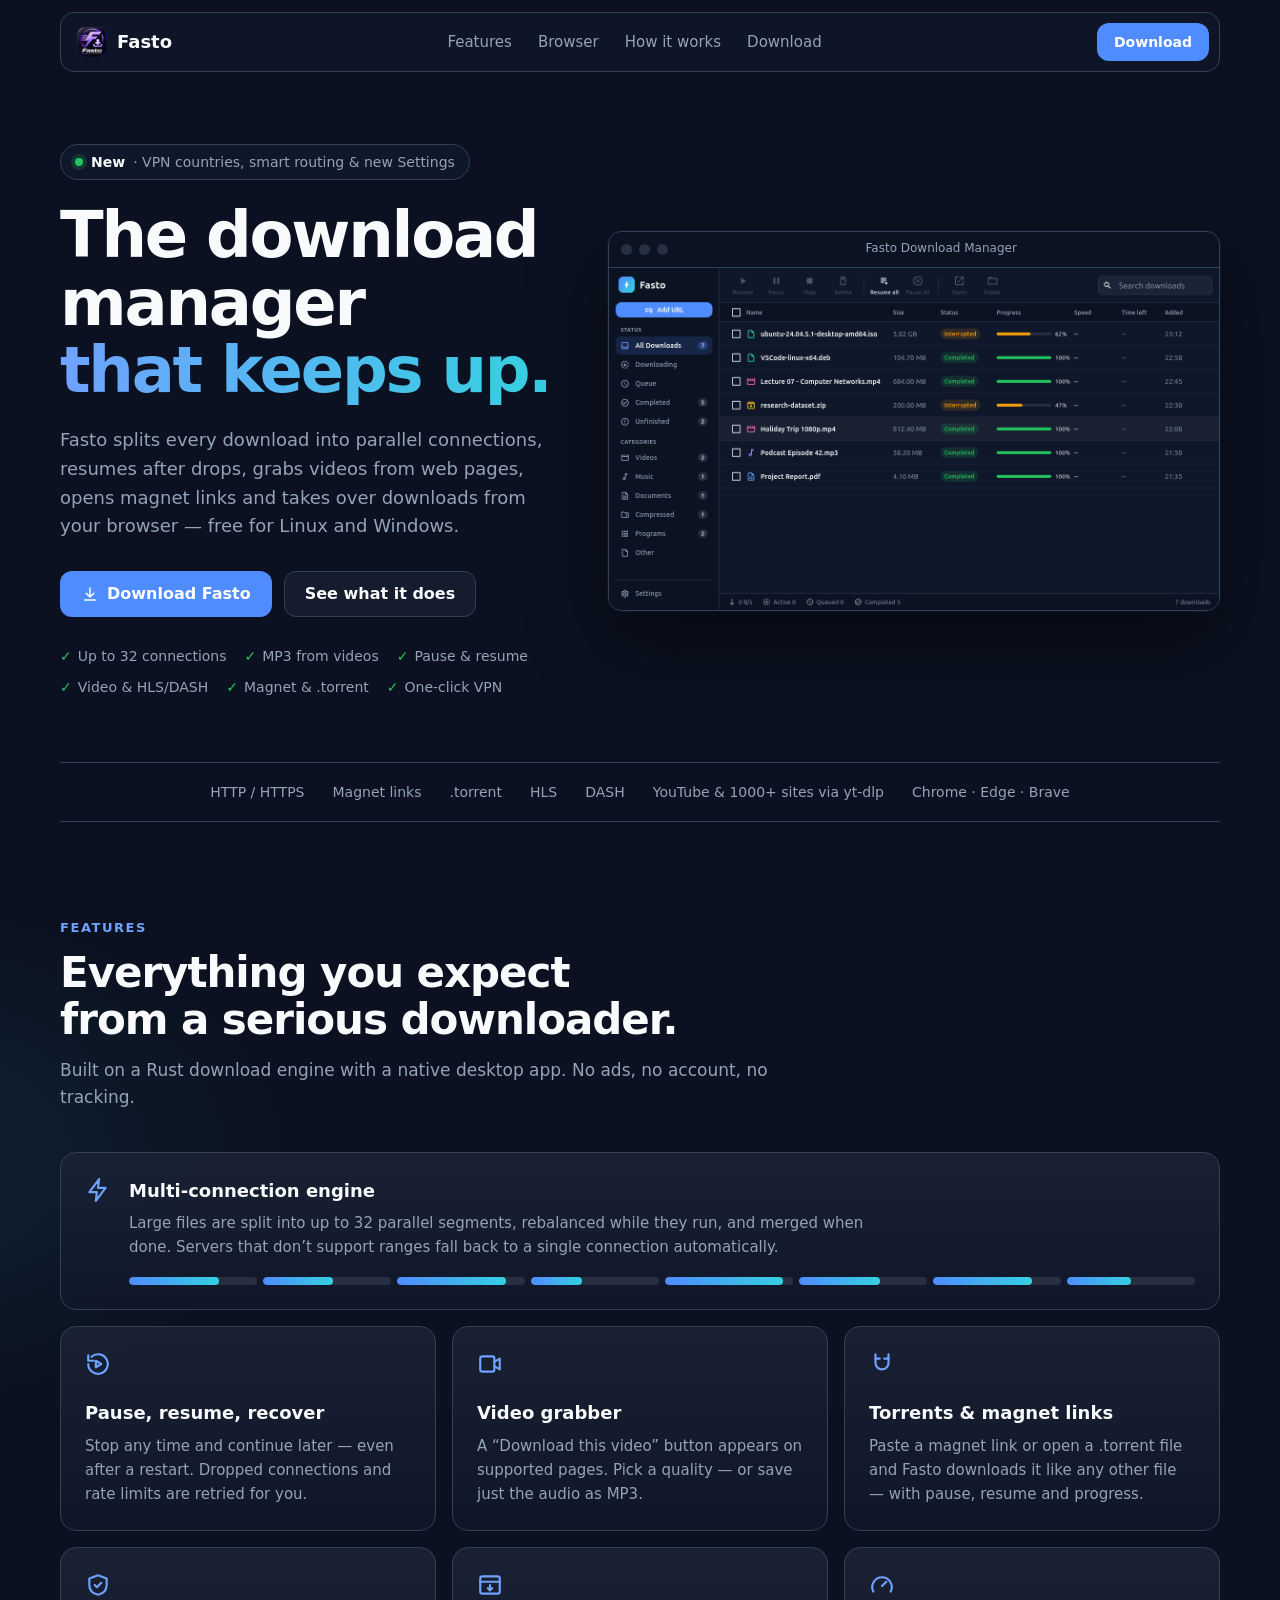
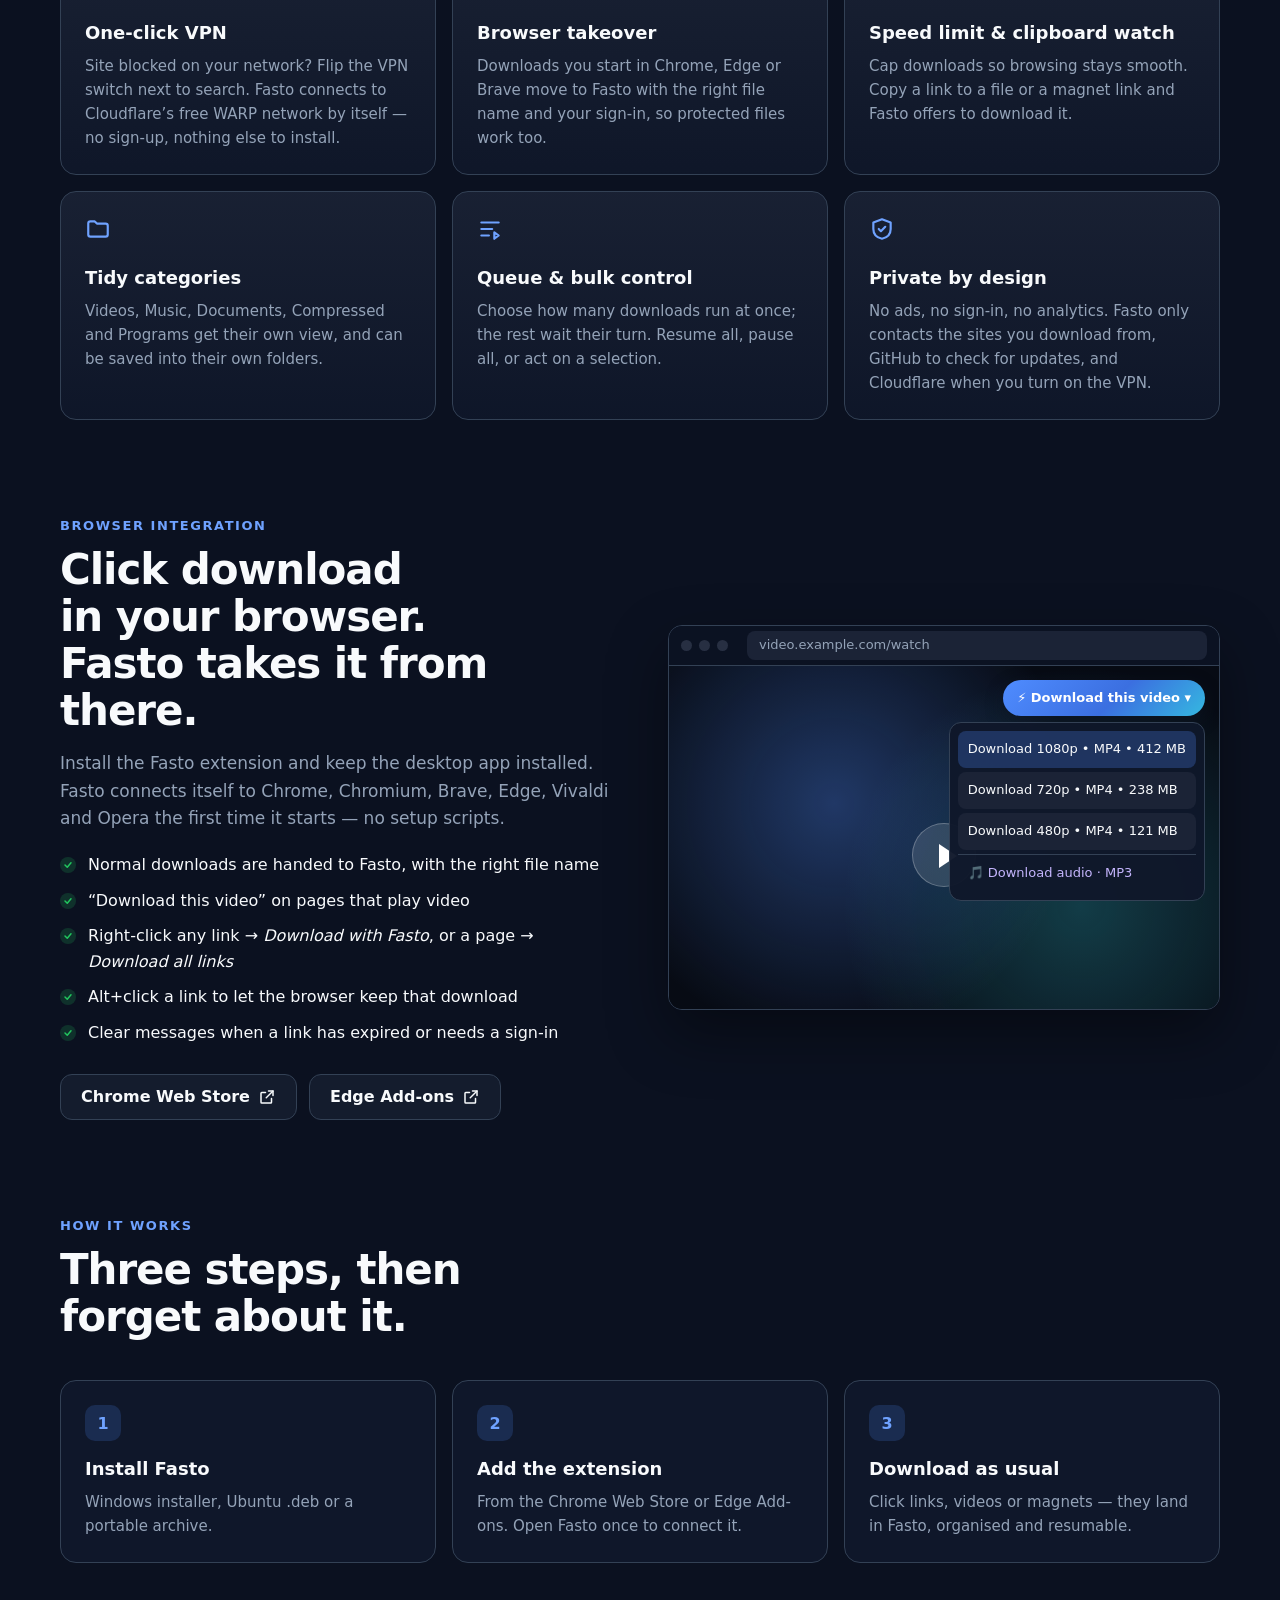
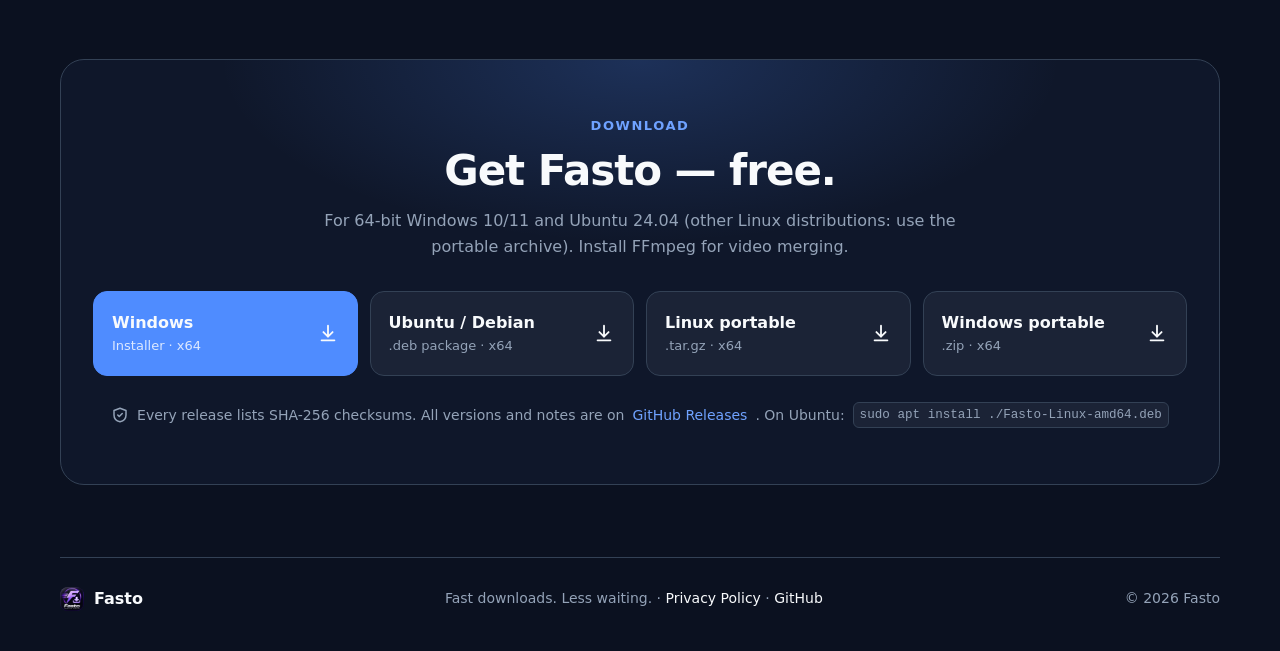
<file: index.html>
<!doctype html>
<html lang="en">
<head>
  <meta charset="utf-8">
  <meta name="viewport" content="width=device-width,initial-scale=1">
  <meta name="description" content="Fasto is a free, fast download manager for Linux and Windows: multi-connection downloads, pause and resume, video grabbing, torrents and browser integration.">
  <meta name="theme-color" content="#0f172a">
  <meta property="og:title" content="Fasto — Download Manager for Linux &amp; Windows">
  <meta property="og:description" content="Multi-connection downloads, pause and resume, video grabber, torrents and browser integration.">
  <meta property="og:image" content="assets/screenshot.png">
  <title>Fasto — Download Manager for Linux &amp; Windows</title>
  <link rel="icon" href="assets/fasto_icon.png">
  <link rel="stylesheet" href="assets/styles.css">
</head>

<body>
  <svg width="0" height="0" style="position:absolute" aria-hidden="true">
    <symbol id="i-bolt" viewBox="0 0 24 24"><path d="M13 2 4 14h7l-1 8 9-12h-7l1-8z"/></symbol>
    <symbol id="i-layers" viewBox="0 0 24 24"><path d="m12 3 9 5-9 5-9-5 9-5z"/><path d="m3 13 9 5 9-5"/></symbol>
    <symbol id="i-resume" viewBox="0 0 24 24"><path d="M3 12a9 9 0 1 0 3-6.7"/><path d="M3 4v5h5"/><path d="m10 9 5 3-5 3z"/></symbol>
    <symbol id="i-video" viewBox="0 0 24 24"><rect x="3" y="5" width="13" height="14" rx="2"/><path d="m16 10 5-3v10l-5-3"/></symbol>
    <symbol id="i-magnet" viewBox="0 0 24 24"><path d="M6 3v8a6 6 0 0 0 12 0V3"/><path d="M6 7h4M14 7h4"/></symbol>
    <symbol id="i-browser" viewBox="0 0 24 24"><rect x="3" y="4" width="18" height="16" rx="2"/><path d="M3 9h18"/><path d="M12 12v5m-2-2 2 2 2-2"/></symbol>
    <symbol id="i-gauge" viewBox="0 0 24 24"><path d="M4 18a9 9 0 1 1 16 0"/><path d="m12 13 4-4"/></symbol>
    <symbol id="i-clip" viewBox="0 0 24 24"><rect x="7" y="4" width="10" height="17" rx="2"/><path d="M9 4V3h6v1"/><path d="M10 11h4M10 15h4"/></symbol>
    <symbol id="i-folder" viewBox="0 0 24 24"><path d="M3 7a2 2 0 0 1 2-2h4l2 2h8a2 2 0 0 1 2 2v8a2 2 0 0 1-2 2H5a2 2 0 0 1-2-2z"/></symbol>
    <symbol id="i-queue" viewBox="0 0 24 24"><path d="M4 6h16M4 12h10M4 18h7"/><path d="m16 15 4 3-4 3z"/></symbol>
    <symbol id="i-shield" viewBox="0 0 24 24"><path d="M12 3 4 6v6c0 5 3.5 8 8 9 4.5-1 8-4 8-9V6z"/><path d="m9 12 2 2 4-4"/></symbol>
    <symbol id="i-down" viewBox="0 0 24 24"><path d="M12 4v12m-5-5 5 5 5-5"/><path d="M5 20h14"/></symbol>
    <symbol id="i-out" viewBox="0 0 24 24"><path d="M14 4h6v6"/><path d="M20 4 11 13"/><path d="M18 14v5a1 1 0 0 1-1 1H5a1 1 0 0 1-1-1V7a1 1 0 0 1 1-1h5"/></symbol>
  </svg>

  <header class="nav">
    <a class="brand" href="#top" aria-label="Fasto home">
      <img src="assets/fasto_icon.png" alt="" width="30" height="30">
      <span>Fasto</span>
    </a>

    <nav aria-label="Sections">
      <a href="#features">Features</a>
      <a href="#browser">Browser</a>
      <a href="#how">How it works</a>
      <a href="#download">Download</a>
    </nav>

    <a class="btn btn-primary btn-small" href="#download">Download</a>
  </header>

  <main id="top">
    <section class="hero">
      <div class="hero-copy">
        <p class="badge"><span class="dot"></span><span id="hero-version">New</span> · VPN countries, smart routing &amp; new Settings</p>

        <h1>The download manager<br><span class="accent">that keeps up.</span></h1>

        <p class="lead">
          Fasto splits every download into parallel connections, resumes after
          drops, grabs videos from web pages, opens magnet links and takes over
          downloads from your browser — free for Linux and Windows.
        </p>

        <div class="actions">
          <a class="btn btn-primary" href="#download">
            <svg class="i"><use href="#i-down"/></svg>
            Download Fasto
          </a>
          <a class="btn btn-ghost" href="#features">See what it does</a>
        </div>

        <ul class="hero-points" aria-label="Highlights">
          <li>Up to 32 connections</li>
          <li>MP3 from videos</li>
          <li>Pause &amp; resume</li>
          <li>Video &amp; HLS/DASH</li>
          <li>Magnet &amp; .torrent</li>
          <li>One-click VPN</li>
        </ul>
      </div>

      <figure class="hero-shot">
        <div class="window">
          <div class="window-bar"><span></span><span></span><span></span><em>Fasto Download Manager</em></div>
          <img src="assets/screenshot.png" alt="The Fasto window: a sidebar with status and file categories, a toolbar with Resume, Pause, Stop and Delete, and a list of downloads with progress bars." width="1280" height="720">
        </div>
      </figure>
    </section>

    <section class="strip" aria-label="Supported">
      <span>HTTP / HTTPS</span><span>Magnet links</span><span>.torrent</span><span>HLS</span><span>DASH</span><span>YouTube &amp; 1000+ sites via yt-dlp</span><span>Chrome · Edge · Brave</span>
    </section>

    <section class="section" id="features">
      <header class="section-head">
        <p class="eyebrow">Features</p>
        <h2>Everything you expect from a serious downloader.</h2>
        <p>Built on a Rust download engine with a native desktop app. No ads, no account, no tracking.</p>
      </header>

      <div class="grid">
        <article class="card card-wide">
          <svg class="i i-lg"><use href="#i-bolt"/></svg>
          <h3>Multi-connection engine</h3>
          <p>Large files are split into up to 32 parallel segments, rebalanced while they run, and merged when done. Servers that don’t support ranges fall back to a single connection automatically.</p>
          <div class="segments" aria-hidden="true"><i></i><i></i><i></i><i></i><i></i><i></i><i></i><i></i></div>
        </article>

        <article class="card">
          <svg class="i i-lg"><use href="#i-resume"/></svg>
          <h3>Pause, resume, recover</h3>
          <p>Stop any time and continue later — even after a restart. Dropped connections and rate limits are retried for you.</p>
        </article>

        <article class="card">
          <svg class="i i-lg"><use href="#i-video"/></svg>
          <h3>Video grabber</h3>
          <p>A “Download this video” button appears on supported pages. Pick a quality — or save just the audio as MP3.</p>
        </article>

        <article class="card">
          <svg class="i i-lg"><use href="#i-magnet"/></svg>
          <h3>Torrents &amp; magnet links</h3>
          <p>Paste a magnet link or open a .torrent file and Fasto downloads it like any other file — with pause, resume and progress.</p>
        </article>

        <article class="card">
          <svg class="i i-lg"><use href="#i-shield"/></svg>
          <h3>One-click VPN</h3>
          <p>Site blocked on your network? Flip the VPN switch next to search. Fasto connects to Cloudflare’s free WARP network by itself — no sign-up, nothing else to install.</p>
        </article>

        <article class="card">
          <svg class="i i-lg"><use href="#i-browser"/></svg>
          <h3>Browser takeover</h3>
          <p>Downloads you start in Chrome, Edge or Brave move to Fasto with the right file name and your sign-in, so protected files work too.</p>
        </article>

        <article class="card">
          <svg class="i i-lg"><use href="#i-gauge"/></svg>
          <h3>Speed limit &amp; clipboard watch</h3>
          <p>Cap downloads so browsing stays smooth. Copy a link to a file or a magnet link and Fasto offers to download it.</p>
        </article>

        <article class="card">
          <svg class="i i-lg"><use href="#i-folder"/></svg>
          <h3>Tidy categories</h3>
          <p>Videos, Music, Documents, Compressed and Programs get their own view, and can be saved into their own folders.</p>
        </article>

        <article class="card">
          <svg class="i i-lg"><use href="#i-queue"/></svg>
          <h3>Queue &amp; bulk control</h3>
          <p>Choose how many downloads run at once; the rest wait their turn. Resume all, pause all, or act on a selection.</p>
        </article>

        <article class="card">
          <svg class="i i-lg"><use href="#i-shield"/></svg>
          <h3>Private by design</h3>
          <p>No ads, no sign-in, no analytics. Fasto only contacts the sites you download from, GitHub to check for updates, and Cloudflare when you turn on the VPN.</p>
        </article>
      </div>
    </section>

    <section class="section split" id="browser">
      <div class="split-copy">
        <p class="eyebrow">Browser integration</p>
        <h2>Click download in your browser.<br>Fasto takes it from there.</h2>
        <p>Install the Fasto extension and keep the desktop app installed. Fasto connects itself to Chrome, Chromium, Brave, Edge, Vivaldi and Opera the first time it starts — no setup scripts.</p>
        <ul class="checks">
          <li>Normal downloads are handed to Fasto, with the right file name</li>
          <li>“Download this video” on pages that play video</li>
          <li>Right-click any link → <em>Download with Fasto</em>, or a page → <em>Download all links</em></li>
          <li>Alt+click a link to let the browser keep that download</li>
          <li>Clear messages when a link has expired or needs a sign-in</li>
        </ul>
        <div class="actions">
          <a class="btn btn-ghost" href="https://chromewebstore.google.com/detail/nbpieehnohklopikjenojedfnpfnlnip" target="_blank" rel="noopener noreferrer">
            Chrome Web Store <svg class="i"><use href="#i-out"/></svg>
          </a>
          <a class="btn btn-ghost" href="https://microsoftedge.microsoft.com/addons/detail/bddofecekmcbaneoihhpnebiimcldjec" target="_blank" rel="noopener noreferrer">
            Edge Add-ons <svg class="i"><use href="#i-out"/></svg>
          </a>
        </div>
      </div>

      <div class="browser-demo" aria-hidden="true">
        <div class="demo-bar"><span></span><span></span><span></span><div class="demo-url">video.example.com/watch</div></div>
        <div class="demo-video">
          <div class="demo-play"></div>
          <div class="demo-grab">
            <strong>⚡ Download this video ▾</strong>
            <div class="demo-menu">
              <span>Download 1080p • MP4 • 412 MB</span>
              <span>Download 720p • MP4 • 238 MB</span>
              <span>Download 480p • MP4 • 121 MB</span>
              <span class="demo-audio">🎵 Download audio · MP3</span>
            </div>
          </div>
        </div>
      </div>
    </section>

    <section class="section" id="how">
      <header class="section-head">
        <p class="eyebrow">How it works</p>
        <h2>Three steps, then forget about it.</h2>
      </header>
      <ol class="steps">
        <li><span>1</span><h3>Install Fasto</h3><p>Windows installer, Ubuntu .deb or a portable archive.</p></li>
        <li><span>2</span><h3>Add the extension</h3><p>From the Chrome Web Store or Edge Add-ons. Open Fasto once to connect it.</p></li>
        <li><span>3</span><h3>Download as usual</h3><p>Click links, videos or magnets — they land in Fasto, organised and resumable.</p></li>
      </ol>
    </section>

    <section class="download" id="download">
      <p class="eyebrow" id="latest-version" data-repo="Tanzeel0Hussain/Fasto">Download</p>
      <h2>Get Fasto — free.</h2>
      <p>For 64-bit Windows 10/11 and Ubuntu 24.04 (other Linux distributions: use the portable archive). Install FFmpeg for video merging.</p>

      <div class="platforms">
        <a class="platform" href="https://github.com/Tanzeel0Hussain/Fasto/releases/latest/download/Fasto-Setup-v1.0.0.exe">
          <strong>Windows</strong><small>Installer · x64</small>
          <svg class="i"><use href="#i-down"/></svg>
        </a>
        <a class="platform" href="https://github.com/Tanzeel0Hussain/Fasto/releases/latest/download/Fasto-Linux-amd64.deb">
          <strong>Ubuntu / Debian</strong><small>.deb package · x64</small>
          <svg class="i"><use href="#i-down"/></svg>
        </a>
        <a class="platform" href="https://github.com/Tanzeel0Hussain/Fasto/releases/latest/download/Fasto-Linux-x86_64.tar.gz">
          <strong>Linux portable</strong><small>.tar.gz · x64</small>
          <svg class="i"><use href="#i-down"/></svg>
        </a>
        <a class="platform" href="https://github.com/Tanzeel0Hussain/Fasto/releases/latest/download/Fasto-Windows-x86_64.zip">
          <strong>Windows portable</strong><small>.zip · x64</small>
          <svg class="i"><use href="#i-down"/></svg>
        </a>
      </div>

      <p class="fine">
        <svg class="i"><use href="#i-shield"/></svg>
        Every release lists SHA-256 checksums. All versions and notes are on
        <a href="https://github.com/Tanzeel0Hussain/Fasto/releases">GitHub Releases</a>.
        On Ubuntu: <code>sudo apt install ./Fasto-Linux-amd64.deb</code>
      </p>
    </section>
  </main>

  <footer>
    <a class="brand" href="#top">
      <img src="assets/fasto_icon.png" alt="" width="24" height="24">
      <span>Fasto</span>
    </a>
    <p>Fast downloads. Less waiting. · <a href="privacy.html">Privacy Policy</a> · <a href="https://github.com/Tanzeel0Hussain/Fasto">GitHub</a></p>
    <span>© <span id="year"></span> Fasto</span>
  </footer>

  <script src="assets/app.js"></script>
</body>
</html>
</file>
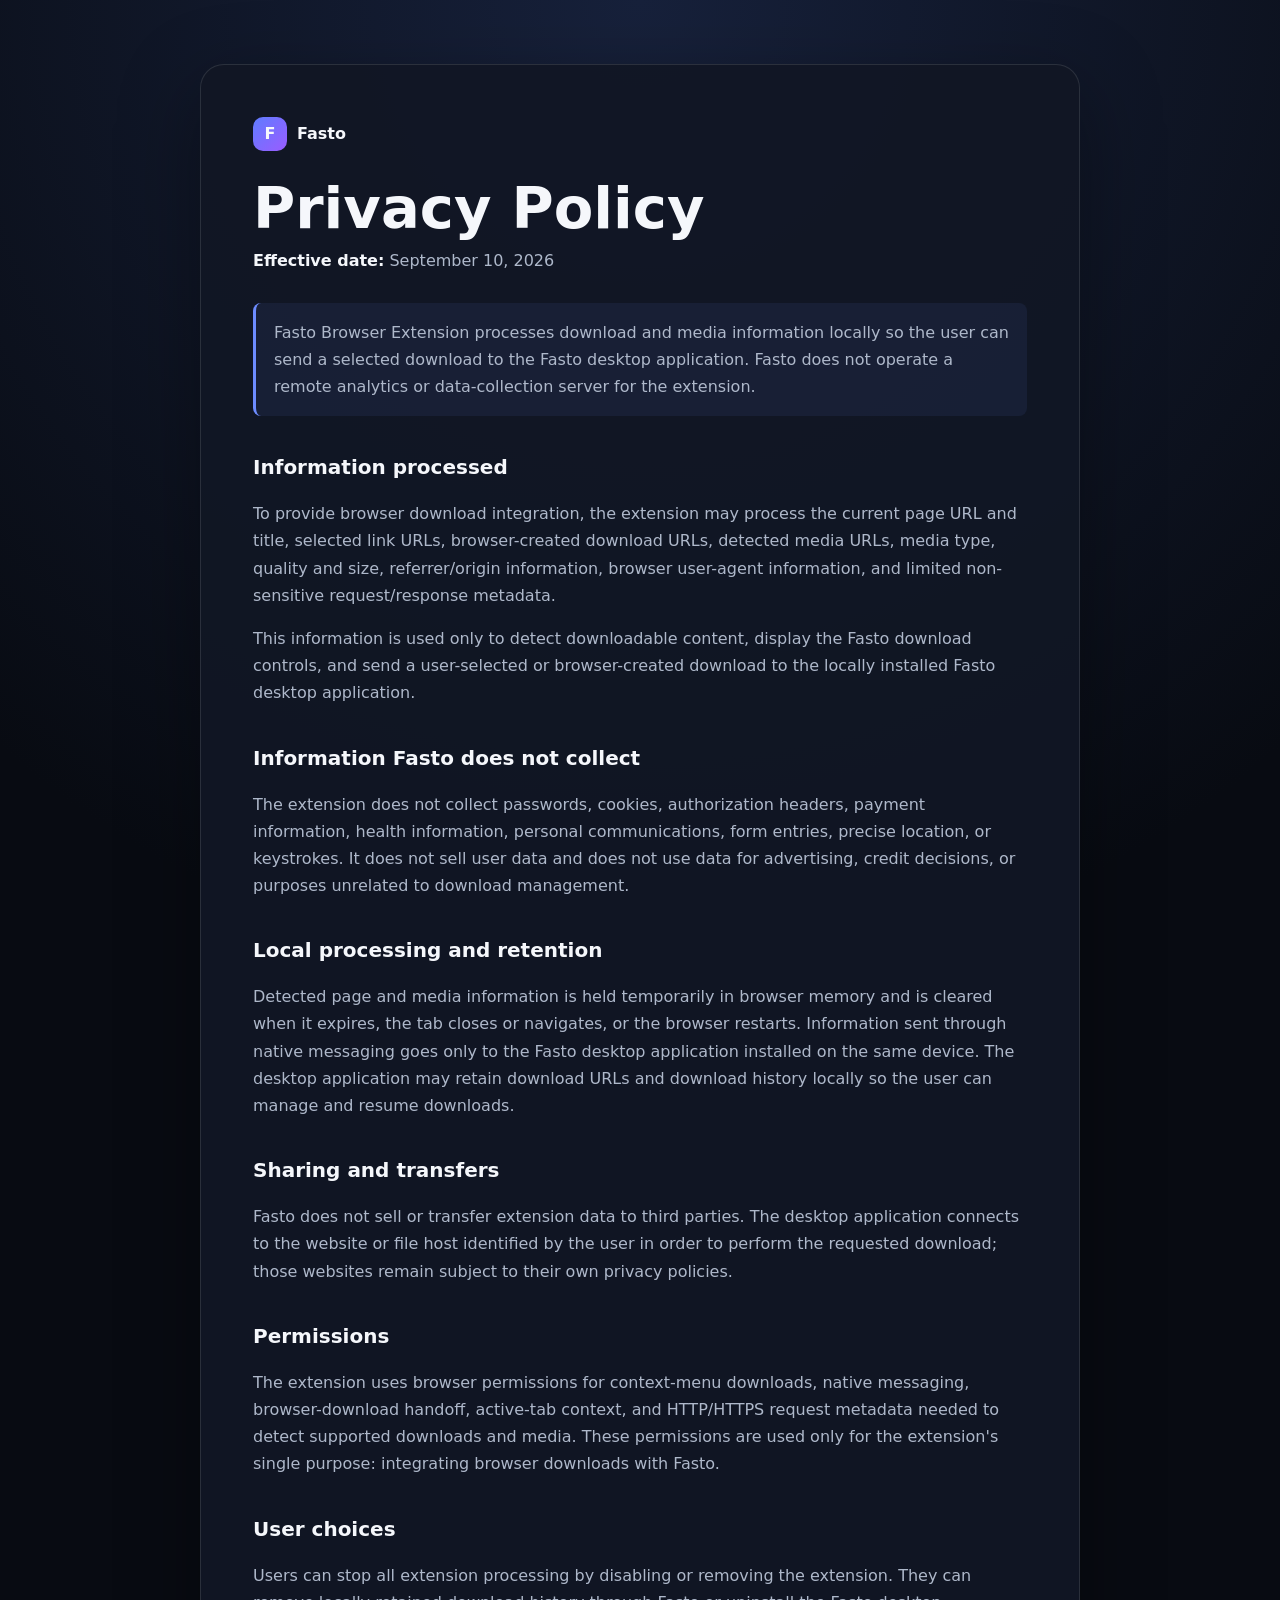
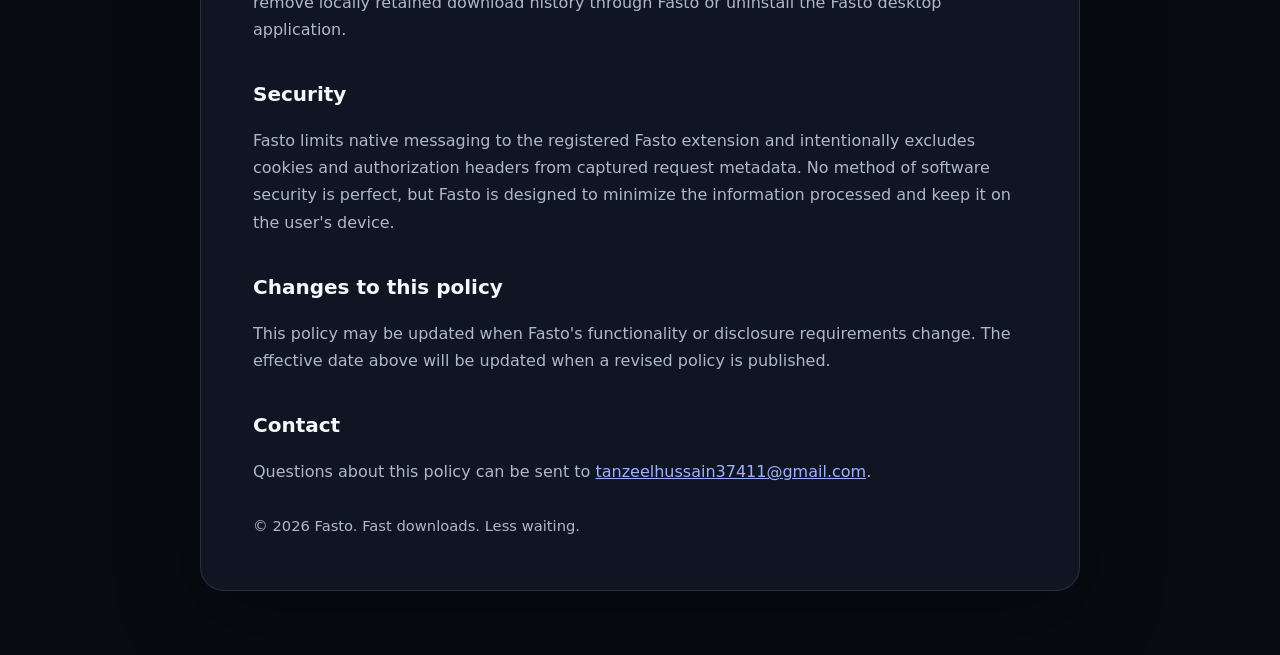
<file: privacy.html>
<!doctype html>
<html lang="en">
<head>
  <meta charset="utf-8">
  <meta name="viewport" content="width=device-width,initial-scale=1">
  <meta name="description" content="Privacy Policy for the Fasto Download Manager browser extension and desktop integration.">
  <title>Fasto Browser Extension — Privacy Policy</title>
  <style>
    :root {
      color-scheme: dark;
      --bg: #080b12;
      --panel: #111725;
      --text: #f5f7fb;
      --muted: #aeb8ca;
      --accent: #6d8cff;
      --border: rgba(255,255,255,.11);
    }
    * { box-sizing: border-box; }
    body {
      margin: 0;
      min-height: 100vh;
      background: radial-gradient(circle at top, #17213b 0, var(--bg) 42%);
      color: var(--text);
      font: 16px/1.7 system-ui, -apple-system, BlinkMacSystemFont, "Segoe UI", sans-serif;
    }
    main { width: min(880px, calc(100% - 32px)); margin: 0 auto; padding: 64px 0; }
    article { background: rgba(17,23,37,.94); border: 1px solid var(--border); border-radius: 24px; padding: clamp(24px, 5vw, 52px); box-shadow: 0 24px 80px rgba(0,0,0,.35); }
    .brand { display: inline-flex; gap: 10px; align-items: center; color: var(--text); text-decoration: none; font-weight: 750; }
    .mark { display: grid; place-items: center; width: 34px; height: 34px; border-radius: 10px; background: linear-gradient(135deg, #5f7cff, #9a5cff); }
    h1 { margin: 28px 0 8px; font-size: clamp(2rem, 6vw, 3.6rem); line-height: 1.05; }
    h2 { margin: 34px 0 8px; font-size: 1.25rem; }
    p, li { color: var(--muted); }
    strong { color: var(--text); }
    a { color: #9db2ff; }
    .updated { margin: 0 0 28px; }
    .note { padding: 16px 18px; border-left: 3px solid var(--accent); background: rgba(109,140,255,.08); border-radius: 8px; }
    footer { margin-top: 28px; color: var(--muted); font-size: .92rem; }
  </style>
</head>
<body>
  <main>
    <article>
      <a class="brand" href="./"><span class="mark">F</span><span>Fasto</span></a>
      <h1>Privacy Policy</h1>
      <p class="updated"><strong>Effective date:</strong> September 10, 2026</p>

      <p class="note">Fasto Browser Extension processes download and media information locally so the user can send a selected download to the Fasto desktop application. Fasto does not operate a remote analytics or data-collection server for the extension.</p>

      <h2>Information processed</h2>
      <p>To provide browser download integration, the extension may process the current page URL and title, selected link URLs, browser-created download URLs, detected media URLs, media type, quality and size, referrer/origin information, browser user-agent information, and limited non-sensitive request/response metadata.</p>
      <p>This information is used only to detect downloadable content, display the Fasto download controls, and send a user-selected or browser-created download to the locally installed Fasto desktop application.</p>

      <h2>Information Fasto does not collect</h2>
      <p>The extension does not collect passwords, cookies, authorization headers, payment information, health information, personal communications, form entries, precise location, or keystrokes. It does not sell user data and does not use data for advertising, credit decisions, or purposes unrelated to download management.</p>

      <h2>Local processing and retention</h2>
      <p>Detected page and media information is held temporarily in browser memory and is cleared when it expires, the tab closes or navigates, or the browser restarts. Information sent through native messaging goes only to the Fasto desktop application installed on the same device. The desktop application may retain download URLs and download history locally so the user can manage and resume downloads.</p>

      <h2>Sharing and transfers</h2>
      <p>Fasto does not sell or transfer extension data to third parties. The desktop application connects to the website or file host identified by the user in order to perform the requested download; those websites remain subject to their own privacy policies.</p>

      <h2>Permissions</h2>
      <p>The extension uses browser permissions for context-menu downloads, native messaging, browser-download handoff, active-tab context, and HTTP/HTTPS request metadata needed to detect supported downloads and media. These permissions are used only for the extension's single purpose: integrating browser downloads with Fasto.</p>

      <h2>User choices</h2>
      <p>Users can stop all extension processing by disabling or removing the extension. They can remove locally retained download history through Fasto or uninstall the Fasto desktop application.</p>

      <h2>Security</h2>
      <p>Fasto limits native messaging to the registered Fasto extension and intentionally excludes cookies and authorization headers from captured request metadata. No method of software security is perfect, but Fasto is designed to minimize the information processed and keep it on the user's device.</p>

      <h2>Changes to this policy</h2>
      <p>This policy may be updated when Fasto's functionality or disclosure requirements change. The effective date above will be updated when a revised policy is published.</p>

      <h2>Contact</h2>
      <p>Questions about this policy can be sent to <a href="mailto:tanzeelhussain37411@gmail.com">tanzeelhussain37411@gmail.com</a>.</p>

      <footer>© 2026 Fasto. Fast downloads. Less waiting.</footer>
    </article>
  </main>
</body>
</html>
</file>
<file: assets/styles.css>
:root {
  --bg: #0b1120;
  --bg-2: #0f172a;
  --surface: #1b2336;
  --surface-2: #272f42;
  --border: #334155;
  --text: #f8fafc;
  --muted: #94a3b8;
  --primary: #4f8cff;
  --primary-2: #6fa2ff;
  --accent: #35d0e0;
  --success: #22c55e;
  --radius: 16px;
  --max: 1160px;
}

* { box-sizing: border-box; }

html { scroll-behavior: smooth; }

body {
  margin: 0;
  color: var(--text);
  background:
    radial-gradient(900px 500px at 85% -10%, rgba(79,140,255,.18), transparent 60%),
    radial-gradient(700px 420px at -10% 30%, rgba(53,208,224,.10), transparent 60%),
    var(--bg);
  font-family: Inter, ui-sans-serif, system-ui, -apple-system, "Segoe UI", Roboto, sans-serif;
  font-size: 16px;
  line-height: 1.6;
  overflow-x: hidden;
}

a { color: inherit; text-decoration: none; }
img { max-width: 100%; height: auto; display: block; }
code {
  font-family: ui-monospace, SFMono-Regular, Menlo, monospace;
  font-size: .9em;
  padding: 2px 6px;
  border-radius: 6px;
  background: var(--surface);
  border: 1px solid var(--border);
}

.i {
  width: 18px;
  height: 18px;
  fill: none;
  stroke: currentColor;
  stroke-width: 2;
  stroke-linecap: round;
  stroke-linejoin: round;
  flex: none;
}

.i-lg { width: 26px; height: 26px; color: var(--primary-2); }

:focus-visible { outline: 2px solid var(--primary-2); outline-offset: 3px; border-radius: 8px; }

/* Navigation */

.nav {
  position: sticky;
  top: 12px;
  z-index: 50;
  width: min(var(--max), calc(100% - 32px));
  margin: 12px auto 0;
  height: 60px;
  padding: 0 10px 0 16px;
  display: flex;
  align-items: center;
  justify-content: space-between;
  gap: 16px;
  border: 1px solid var(--border);
  border-radius: 14px;
  background: rgba(15,23,42,.8);
  backdrop-filter: blur(16px);
}

.brand { display: flex; align-items: center; gap: 10px; font-weight: 700; font-size: 18px; }
.brand img { border-radius: 8px; }

.nav nav { display: flex; gap: 26px; color: var(--muted); font-size: 15px; }
.nav nav a { transition: color .2s; }
.nav nav a:hover { color: var(--text); }

/* Buttons */

.btn {
  display: inline-flex;
  align-items: center;
  justify-content: center;
  gap: 8px;
  min-height: 46px;
  padding: 0 20px;
  border-radius: 12px;
  font-weight: 600;
  border: 1px solid transparent;
  transition: background .2s, border-color .2s, transform .2s;
  cursor: pointer;
}

.btn:hover { transform: translateY(-1px); }

.btn-primary { background: var(--primary); color: #fff; }
.btn-primary:hover { background: var(--primary-2); }

.btn-ghost { border-color: var(--border); background: rgba(27,35,54,.6); }
.btn-ghost:hover { border-color: var(--primary); }

.btn-small { min-height: 38px; padding: 0 16px; font-size: 14px; }

/* Hero */

.hero {
  width: min(var(--max), calc(100% - 32px));
  margin: 0 auto;
  padding: 72px 0 40px;
  display: grid;
  grid-template-columns: minmax(0, .9fr) minmax(0, 1.1fr);
  gap: 48px;
  align-items: center;
}

.badge {
  display: inline-flex;
  align-items: center;
  gap: 8px;
  margin: 0 0 22px;
  padding: 6px 14px;
  border: 1px solid var(--border);
  border-radius: 999px;
  background: var(--bg-2);
  color: var(--muted);
  font-size: 14px;
}

.badge .dot {
  width: 8px;
  height: 8px;
  border-radius: 50%;
  background: var(--success);
  box-shadow: 0 0 0 4px rgba(34,197,94,.18);
}

#hero-version { color: var(--text); font-weight: 600; }

h1 {
  margin: 0;
  font-size: clamp(40px, 5.4vw, 64px);
  line-height: 1.05;
  letter-spacing: -.035em;
}

.accent {
  background: linear-gradient(90deg, var(--primary-2), var(--accent));
  -webkit-background-clip: text;
  background-clip: text;
  color: transparent;
}

.lead { margin: 22px 0 30px; color: var(--muted); font-size: 18px; max-width: 34em; }

.actions { display: flex; flex-wrap: wrap; gap: 12px; }

.hero-points {
  list-style: none;
  padding: 0;
  margin: 28px 0 0;
  display: flex;
  flex-wrap: wrap;
  gap: 8px 18px;
  color: var(--muted);
  font-size: 14px;
}

.hero-points li::before { content: "✓"; color: var(--success); margin-right: 6px; font-weight: 700; }

.hero-shot { margin: 0; }

.window {
  border: 1px solid var(--border);
  border-radius: 14px;
  overflow: hidden;
  background: var(--bg-2);
  box-shadow: 0 30px 80px rgba(0,0,0,.45), 0 0 0 1px rgba(79,140,255,.08);
}

.window-bar {
  height: 36px;
  display: flex;
  align-items: center;
  gap: 7px;
  padding: 0 12px;
  border-bottom: 1px solid var(--border);
  background: #0b1222;
}

.window-bar span { width: 11px; height: 11px; border-radius: 50%; background: var(--surface-2); }
.window-bar em { margin-left: auto; margin-right: auto; font-style: normal; font-size: 12px; color: var(--muted); }

/* Strip */

.strip {
  width: min(var(--max), calc(100% - 32px));
  margin: 24px auto 0;
  padding: 18px 0;
  display: flex;
  flex-wrap: wrap;
  justify-content: center;
  gap: 10px 28px;
  color: var(--muted);
  font-size: 14px;
  border-top: 1px solid var(--border);
  border-bottom: 1px solid var(--border);
}

/* Sections */

.section {
  width: min(var(--max), calc(100% - 32px));
  margin: 0 auto;
  padding: 96px 0 0;
}

.section-head { max-width: 760px; margin-bottom: 40px; }
h1, h2 { text-wrap: balance; }

.eyebrow {
  margin: 0 0 10px;
  color: var(--primary-2);
  font-size: 13px;
  font-weight: 700;
  letter-spacing: .12em;
  text-transform: uppercase;
}

h2 { margin: 0; font-size: clamp(30px, 3.6vw, 42px); line-height: 1.12; letter-spacing: -.025em; }
.section-head p:not(.eyebrow) { color: var(--muted); font-size: 17px; margin: 14px 0 0; }

.grid { display: grid; grid-template-columns: repeat(3, minmax(0, 1fr)); gap: 16px; }

.card {
  padding: 24px;
  border: 1px solid var(--border);
  border-radius: var(--radius);
  background: linear-gradient(180deg, rgba(27,35,54,.85), rgba(15,23,42,.85));
  transition: border-color .2s, transform .2s;
}

.card:hover { border-color: rgba(79,140,255,.6); transform: translateY(-2px); }
.card h3 { margin: 14px 0 6px; font-size: 18px; }
.card p { margin: 0; color: var(--muted); font-size: 15px; }

.card-wide { grid-column: span 3; display: grid; grid-template-columns: auto 1fr; column-gap: 18px; align-items: start; }
.card-wide h3 { margin-top: 0; }
.card-wide .i-lg { grid-row: span 2; }
.card-wide p { max-width: 52em; }

.segments { grid-column: 2; display: grid; grid-template-columns: repeat(8, 1fr); gap: 6px; margin-top: 18px; }
.segments i { height: 8px; border-radius: 4px; background: var(--surface-2); position: relative; overflow: hidden; }
.segments i::after {
  content: "";
  position: absolute;
  inset: 0;
  width: var(--w, 70%);
  background: linear-gradient(90deg, var(--primary), var(--accent));
  border-radius: inherit;
  animation: fill 3.2s ease-in-out infinite alternate;
}
.segments i:nth-child(2)::after { --w: 55%; animation-delay: -.6s; }
.segments i:nth-child(3)::after { --w: 85%; animation-delay: -1.1s; }
.segments i:nth-child(4)::after { --w: 40%; animation-delay: -1.7s; }
.segments i:nth-child(5)::after { --w: 92%; animation-delay: -.3s; }
.segments i:nth-child(6)::after { --w: 63%; animation-delay: -2.2s; }
.segments i:nth-child(7)::after { --w: 77%; animation-delay: -1.4s; }
.segments i:nth-child(8)::after { --w: 50%; animation-delay: -2.6s; }

@keyframes fill { from { transform: scaleX(.35); transform-origin: left; } to { transform: scaleX(1); transform-origin: left; } }

/* Browser section */

.split { display: grid; grid-template-columns: minmax(0, 1fr) minmax(0, 1fr); gap: 56px; align-items: center; }
.split-copy > p:not(.eyebrow) { color: var(--muted); font-size: 17px; margin: 16px 0 20px; }

.checks { list-style: none; padding: 0; margin: 0 0 28px; display: grid; gap: 10px; }
.checks li { position: relative; padding-left: 28px; }
.checks li::before {
  content: "";
  position: absolute;
  left: 0;
  top: 5px;
  width: 16px;
  height: 16px;
  border-radius: 50%;
  background: rgba(34,197,94,.18) url("data:image/svg+xml,%3Csvg xmlns='http://www.w3.org/2000/svg' viewBox='0 0 16 16'%3E%3Cpath d='m4 8 3 3 5-6' fill='none' stroke='%2322c55e' stroke-width='2' stroke-linecap='round' stroke-linejoin='round'/%3E%3C/svg%3E") center/12px no-repeat;
}

.browser-demo { border: 1px solid var(--border); border-radius: 14px; overflow: hidden; background: var(--bg-2); box-shadow: 0 24px 60px rgba(0,0,0,.4); }
.demo-bar { height: 40px; display: flex; align-items: center; gap: 7px; padding: 0 12px; background: #0b1222; border-bottom: 1px solid var(--border); }
.demo-bar > span { width: 11px; height: 11px; border-radius: 50%; background: var(--surface-2); }
.demo-url { margin-left: 12px; flex: 1; padding: 4px 12px; border-radius: 8px; background: var(--surface); color: var(--muted); font-size: 13px; }

.demo-video {
  position: relative;
  aspect-ratio: 16 / 10;
  background:
    radial-gradient(circle at 30% 40%, rgba(79,140,255,.35), transparent 55%),
    radial-gradient(circle at 75% 70%, rgba(53,208,224,.25), transparent 50%),
    #070b14;
}

.demo-play {
  position: absolute;
  left: 50%;
  top: 55%;
  width: 64px;
  height: 64px;
  margin: -32px 0 0 -32px;
  border-radius: 50%;
  background: rgba(255,255,255,.12);
  border: 1px solid rgba(255,255,255,.25);
}
.demo-play::after { content: ""; position: absolute; left: 26px; top: 20px; border-style: solid; border-width: 12px 0 12px 18px; border-color: transparent transparent transparent #fff; }

.demo-grab { position: absolute; right: 14px; top: 14px; display: grid; justify-items: end; gap: 6px; }
.demo-grab strong { padding: 8px 14px; border-radius: 999px; background: linear-gradient(135deg, #4f8cff, #3b6fe0 55%, #35b8e0); color: #fff; font-size: 13px; box-shadow: 0 6px 18px rgba(15,23,42,.45); }
.demo-menu { display: grid; gap: 4px; padding: 8px; min-width: 240px; border: 1px solid var(--border); border-radius: 12px; background: rgba(15,23,42,.96); }
.demo-menu span { padding: 8px 10px; border-radius: 8px; font-size: 13px; background: var(--surface); }
.demo-menu span:first-child { background: rgba(79,140,255,.25); }
.demo-menu span.demo-audio { background: transparent; color: #c4b5fd; border-top: 1px solid var(--border); border-radius: 0; }

/* Steps */

.steps { list-style: none; padding: 0; margin: 0; display: grid; grid-template-columns: repeat(3, minmax(0, 1fr)); gap: 16px; }
.steps li { padding: 24px; border: 1px solid var(--border); border-radius: var(--radius); background: var(--bg-2); }
.steps span {
  display: inline-grid;
  place-items: center;
  width: 36px;
  height: 36px;
  border-radius: 10px;
  background: rgba(79,140,255,.18);
  color: var(--primary-2);
  font-weight: 700;
}
.steps h3 { margin: 14px 0 6px; font-size: 18px; }
.steps p { margin: 0; color: var(--muted); font-size: 15px; }

/* Download */

.download {
  width: min(var(--max), calc(100% - 32px));
  margin: 96px auto 0;
  padding: 56px 32px;
  text-align: center;
  border: 1px solid var(--border);
  border-radius: 24px;
  background:
    radial-gradient(600px 260px at 50% 0%, rgba(79,140,255,.22), transparent 70%),
    var(--bg-2);
}

.download > p:not(.eyebrow):not(.fine) { color: var(--muted); max-width: 40em; margin: 14px auto 32px; }

.platforms { display: grid; grid-template-columns: repeat(4, minmax(0, 1fr)); gap: 12px; text-align: left; }

.platform {
  display: grid;
  grid-template-columns: 1fr auto;
  grid-template-rows: auto auto;
  align-items: center;
  column-gap: 12px;
  padding: 18px 18px;
  border-radius: 14px;
  border: 1px solid var(--border);
  background: var(--surface);
  transition: border-color .2s, background .2s, transform .2s;
}
.platform:first-child { background: var(--primary); border-color: var(--primary); }
.platform:first-child small { color: rgba(255,255,255,.8); }
.platform:hover { transform: translateY(-2px); border-color: var(--primary-2); }
.platform strong { font-size: 16px; }
.platform small { grid-column: 1; color: var(--muted); font-size: 13px; }
.platform .i { grid-row: 1 / span 2; grid-column: 2; width: 22px; height: 22px; }

.fine { display: flex; flex-wrap: wrap; justify-content: center; align-items: center; gap: 6px 8px; margin: 26px 0 0; color: var(--muted); font-size: 14px; }
.fine a { color: var(--primary-2); }

/* Footer */

footer {
  width: min(var(--max), calc(100% - 32px));
  margin: 72px auto 0;
  padding: 28px 0 40px;
  display: flex;
  flex-wrap: wrap;
  align-items: center;
  justify-content: space-between;
  gap: 12px;
  color: var(--muted);
  font-size: 14px;
  border-top: 1px solid var(--border);
}
footer p { margin: 0; }
footer p a { color: var(--text); }
footer .brand { color: var(--text); font-size: 16px; }

/* Responsive */

@media (max-width: 960px) {
  .hero, .split { grid-template-columns: 1fr; }
  .hero { padding-top: 48px; }
  .grid { grid-template-columns: repeat(2, minmax(0, 1fr)); }
  .card-wide { grid-column: span 2; }
  .platforms { grid-template-columns: repeat(2, minmax(0, 1fr)); }
  .steps { grid-template-columns: 1fr; }
}

@media (max-width: 640px) {
  .nav nav { display: none; }
  .grid, .platforms { grid-template-columns: 1fr; }
  .card-wide { grid-column: auto; grid-template-columns: 1fr; }
  .card-wide .i-lg { grid-row: auto; }
  .segments { grid-column: 1; }
  .download { padding: 40px 18px; }
  .demo-menu { min-width: 0; }
  .demo-grab { left: 14px; }
}

@media (prefers-reduced-motion: reduce) {
  * { animation: none !important; transition: none !important; scroll-behavior: auto !important; }
}
</file>
